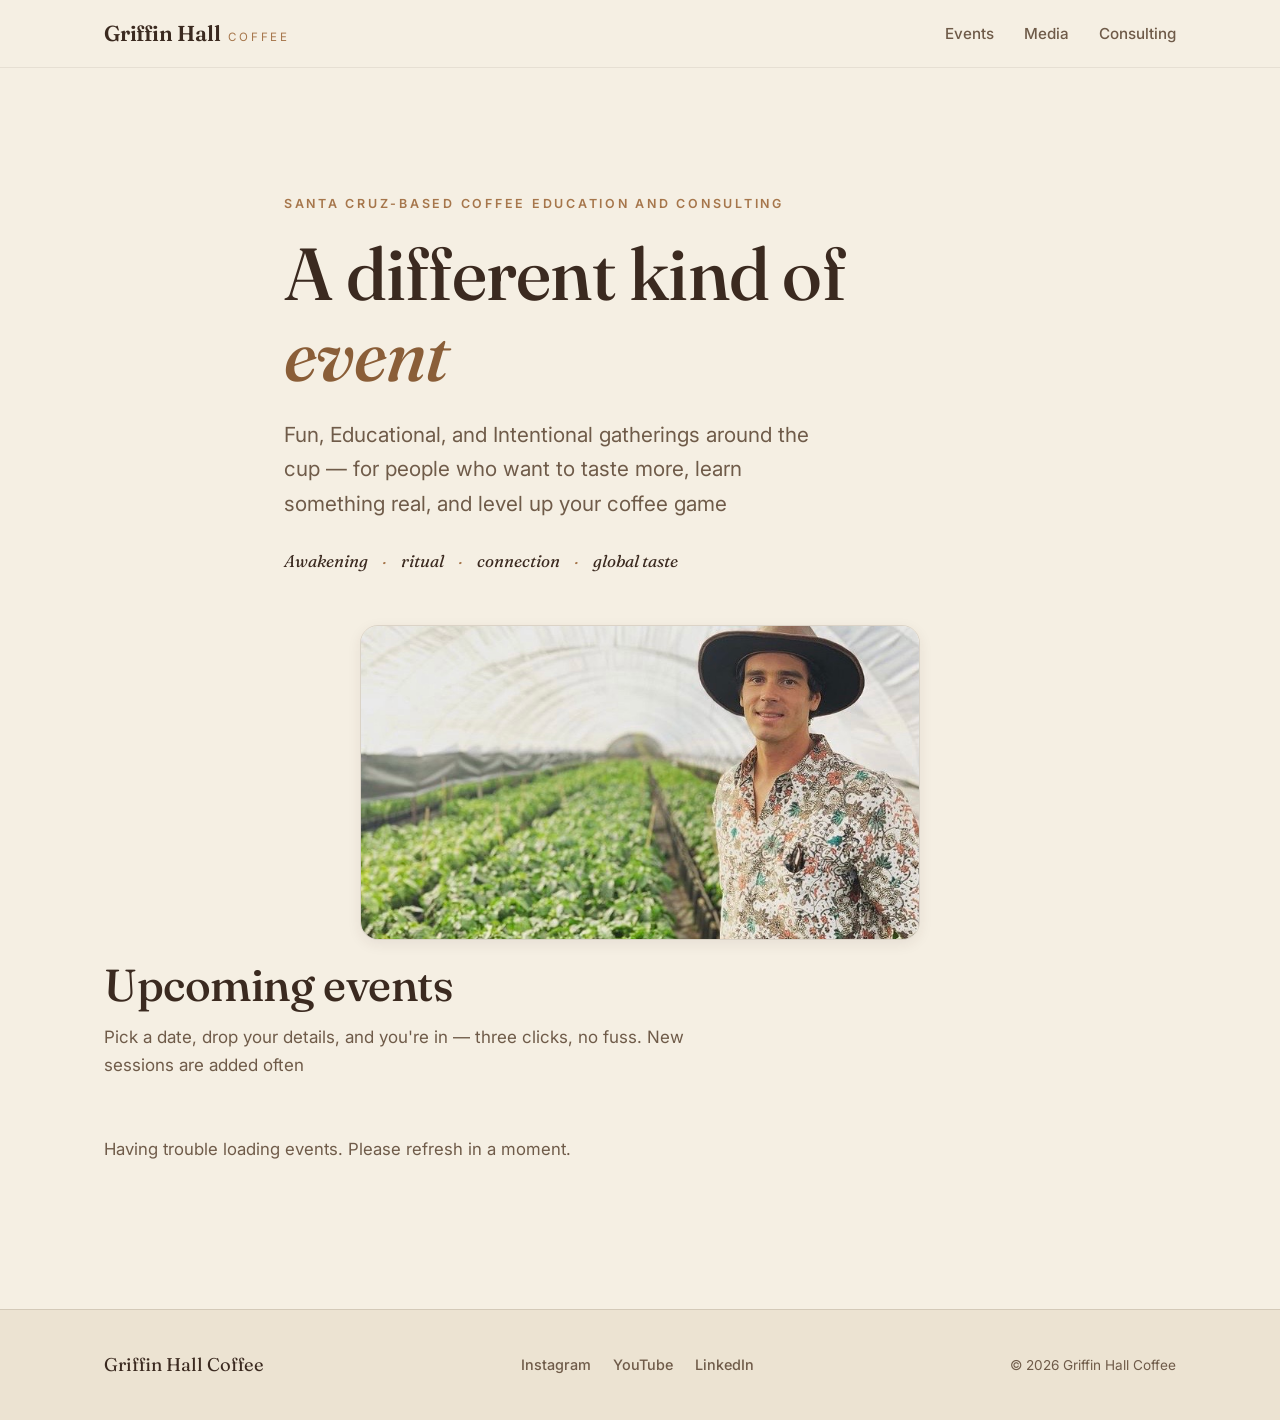
<file: index.html>
<!DOCTYPE html>
<html lang="en">
<head>
  <meta charset="UTF-8" />
  <meta name="viewport" content="width=device-width, initial-scale=1.0" />
  <title>Griffin Hall Coffee — Events</title>
  <meta name="description" content="A different kind of coffee event. Cupping, brewing guidance, and honest industry perspective. RSVP in three clicks." />
  <link rel="preconnect" href="https://fonts.googleapis.com" />
  <link rel="preconnect" href="https://fonts.gstatic.com" crossorigin />
  <link rel="stylesheet" href="assets/css/main.css" />
</head>
<body>
  <header class="site-header">
    <div class="wrap header-inner">
      <a class="brand" href="index.html">
        <span class="brand-mark">Griffin Hall</span>
        <span class="brand-sub">Coffee</span>
      </a>
      <button class="nav-toggle" id="nav-toggle" aria-label="Menu" aria-expanded="false">
        <span></span><span></span><span></span>
      </button>
      <nav class="site-nav" id="site-nav">
        <a href="index.html">Events</a>
        <a href="photos.html">Media</a>
        <a href="consulting.html">Consulting</a>
      </nav>
    </div>
  </header>

  <main>
    <section class="hero">
      <div class="wrap hero-inner">
        <span class="eyebrow">Santa Cruz-Based Coffee Education and Consulting</span>
        <h1>A different kind of <em>event</em></h1>
        <p class="hero-sub">Fun, Educational, and Intentional gatherings around the cup — for people who want to taste more, learn something real, and level up your coffee game</p>
        <div class="hero-words">
          <span>Awakening</span><span>ritual</span><span>connection</span><span>global taste</span>
        </div>
      </div>
    </section>

    <section class="section" id="events">
      <div class="wrap">
        <figure class="nursery-hero">
          <img src="photos/GriffinNursery.JPG" alt="Griffin in a coffee nursery, rows of seedlings behind him" />
        </figure>
        <div class="section-head">
          <h2>Upcoming events</h2>
          <p>Pick a date, drop your details, and you're in — three clicks, no fuss. New sessions are added often</p>
        </div>
        <div class="events-grid" id="events-grid"></div>
        <p class="events-status" id="events-status" hidden></p>
      </div>
    </section>
  </main>

  <footer class="site-footer">
    <div class="wrap footer-inner">
      <div class="footer-brand">Griffin Hall Coffee</div>
      <nav class="footer-social" id="footer-social"></nav>
      <div class="footer-copy">&copy; <span id="year"></span> Griffin Hall Coffee</div>
    </div>
  </footer>

  <script src="assets/js/config.js"></script>
  <script src="assets/js/nav.js"></script>
  <script src="assets/js/events.js"></script>
</body>
</html>
</file>
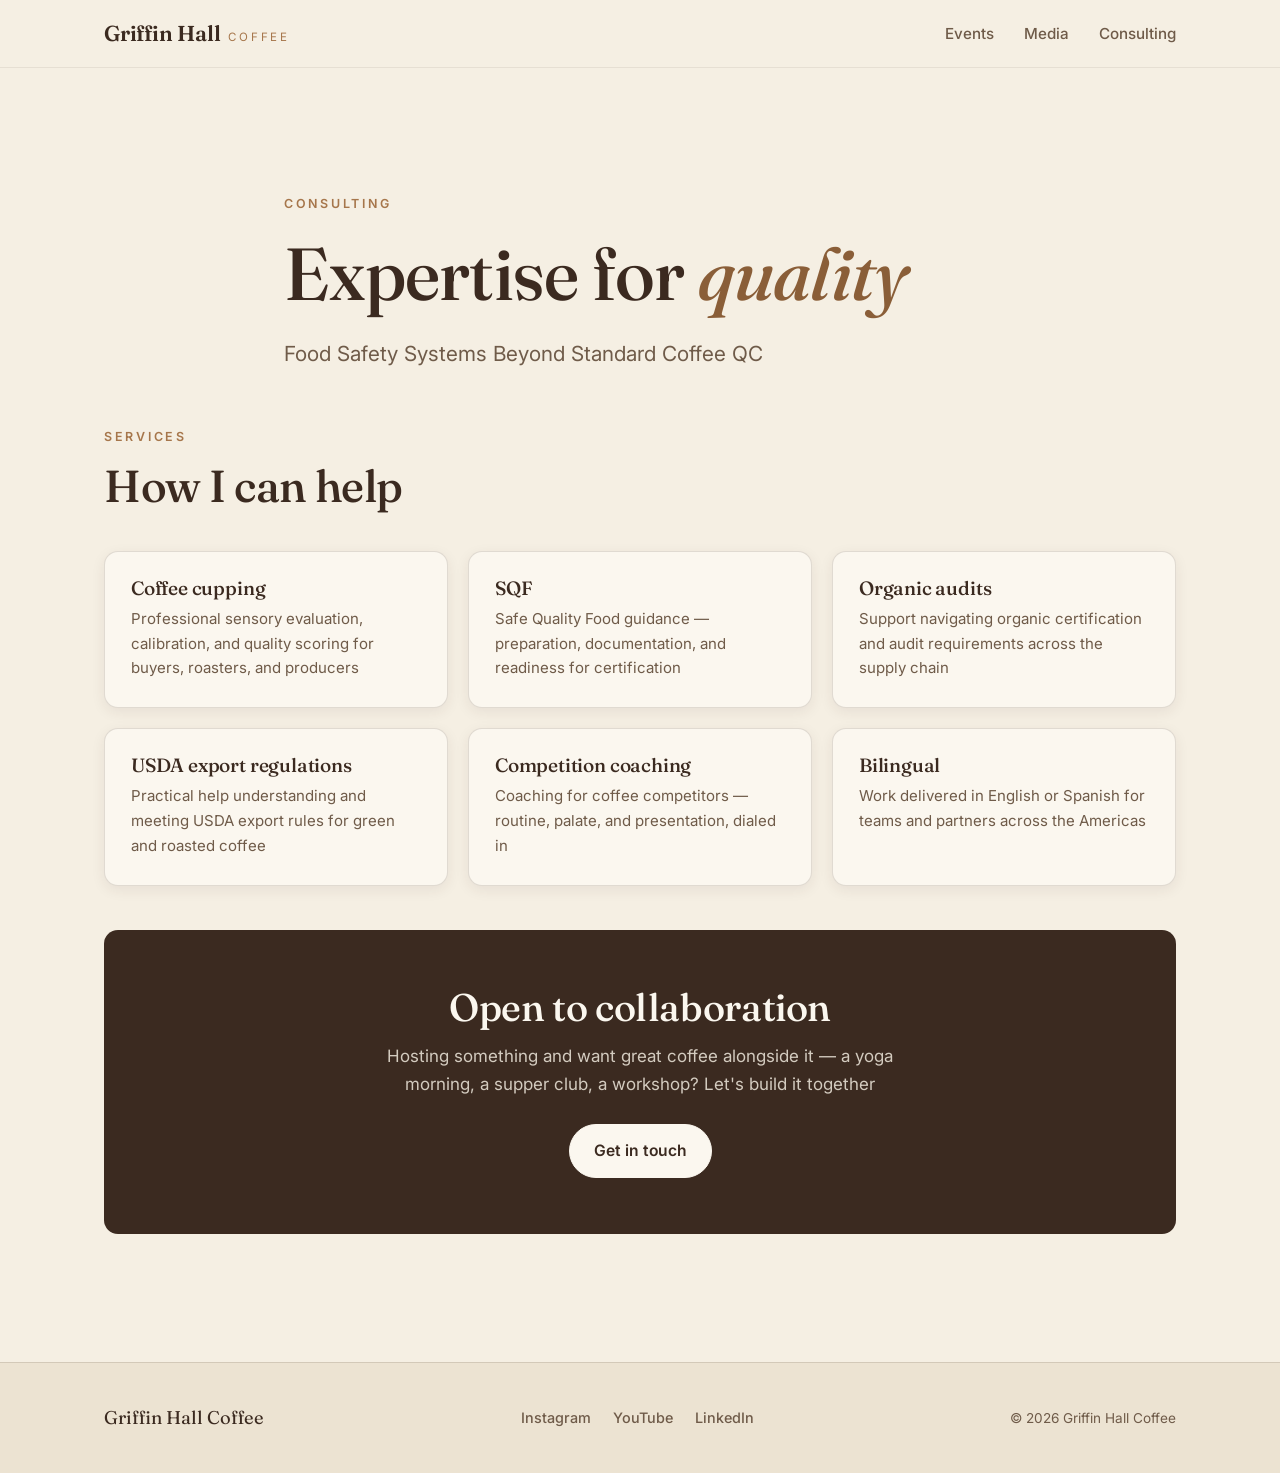
<file: consulting.html>
<!DOCTYPE html>
<html lang="en">
<head>
  <meta charset="UTF-8" />
  <meta name="viewport" content="width=device-width, initial-scale=1.0" />
  <title>Consulting — Griffin Hall Coffee</title>
  <meta name="description" content="Coffee consulting for corporate and trade: cupping, SQF, organic audits, USDA export regulations, and competition coaching." />
  <link rel="preconnect" href="https://fonts.googleapis.com" />
  <link rel="preconnect" href="https://fonts.gstatic.com" crossorigin />
  <link rel="stylesheet" href="assets/css/main.css" />
</head>
<body>
  <header class="site-header">
    <div class="wrap header-inner">
      <a class="brand" href="index.html">
        <span class="brand-mark">Griffin Hall</span>
        <span class="brand-sub">Coffee</span>
      </a>
      <button class="nav-toggle" id="nav-toggle" aria-label="Menu" aria-expanded="false">
        <span></span><span></span><span></span>
      </button>
      <nav class="site-nav" id="site-nav">
        <a href="index.html">Events</a>
        <a href="photos.html">Media</a>
        <a href="consulting.html">Consulting</a>
      </nav>
    </div>
  </header>

  <main>
    <section class="hero">
      <div class="wrap hero-inner">
        <span class="eyebrow">Consulting</span>
        <h1>Expertise for <em>quality</em></h1>
        <p class="hero-sub">Food Safety Systems Beyond Standard Coffee QC</p>
      </div>
    </section>

    <section class="section">
      <div class="wrap">
        <div class="section-head">
          <span class="eyebrow">Services</span>
          <h2>How I can help</h2>
        </div>
        <div class="service-list">
          <div class="service">
            <h3>Coffee cupping</h3>
            <p>Professional sensory evaluation, calibration, and quality scoring for buyers, roasters, and producers</p>
          </div>
          <div class="service">
            <h3>SQF</h3>
            <p>Safe Quality Food guidance — preparation, documentation, and readiness for certification</p>
          </div>
          <div class="service">
            <h3>Organic audits</h3>
            <p>Support navigating organic certification and audit requirements across the supply chain</p>
          </div>
          <div class="service">
            <h3>USDA export regulations</h3>
            <p>Practical help understanding and meeting USDA export rules for green and roasted coffee</p>
          </div>
          <div class="service">
            <h3>Competition coaching</h3>
            <p>Coaching for coffee competitors — routine, palate, and presentation, dialed in</p>
          </div>
          <div class="service">
            <h3>Bilingual</h3>
            <p>Work delivered in English or Spanish for teams and partners across the Americas</p>
          </div>
        </div>

        <div class="cta-band">
          <h2>Open to collaboration</h2>
          <p>Hosting something and want great coffee alongside it — a yoga morning, a supper club, a workshop? Let's build it together</p>
          <a class="btn" id="consult-email" href="mailto:griffinhallconsulting@gmail.com?subject=Coffee%20consulting%20%2F%20collaboration">Get in touch</a>
        </div>
      </div>
    </section>
  </main>

  <footer class="site-footer">
    <div class="wrap footer-inner">
      <div class="footer-brand">Griffin Hall Coffee</div>
      <nav class="footer-social" id="footer-social"></nav>
      <div class="footer-copy">&copy; <span id="year"></span> Griffin Hall Coffee</div>
    </div>
  </footer>

  <script src="assets/js/config.js"></script>
  <script src="assets/js/nav.js"></script>
</body>
</html>
</file>
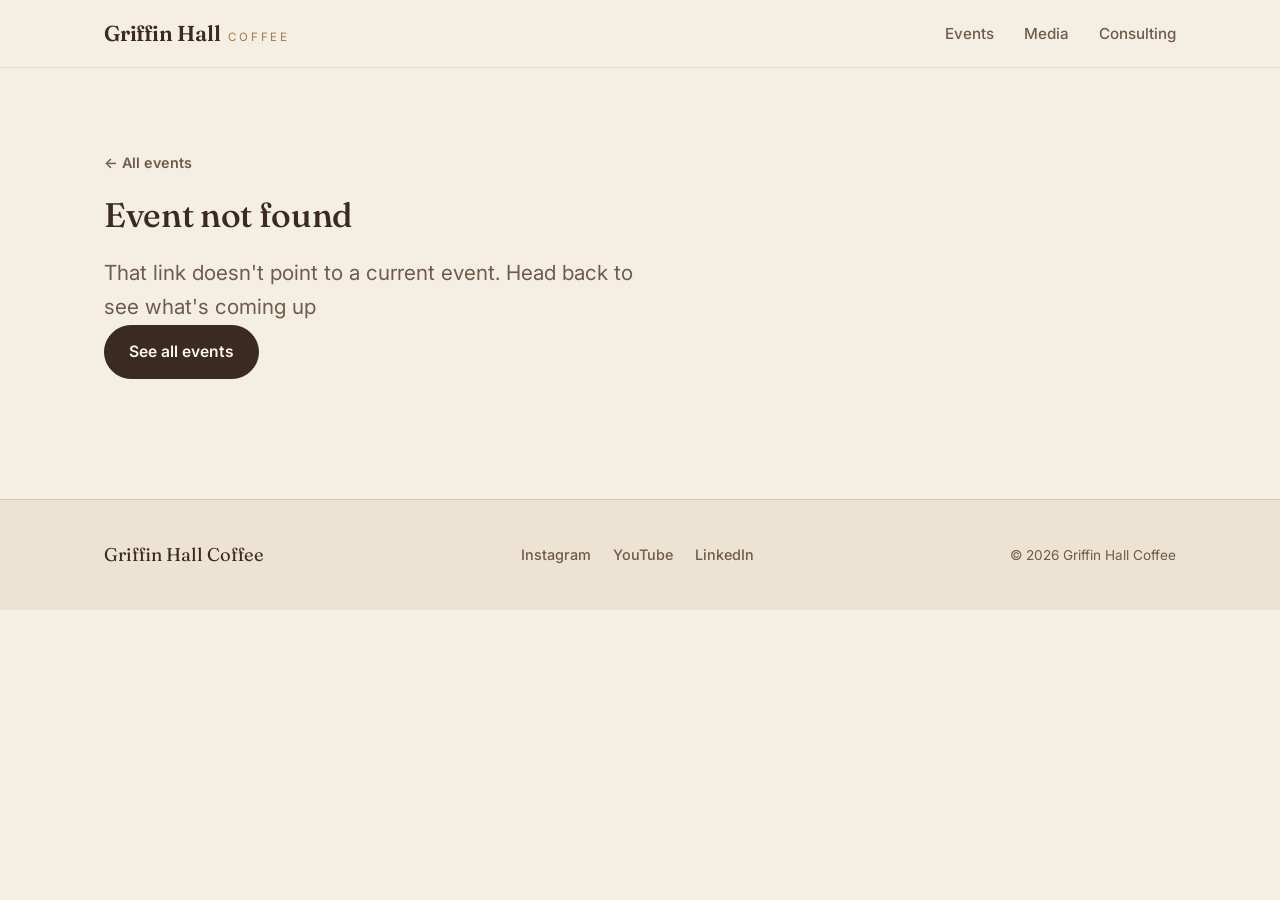
<file: rsvp.html>
<!DOCTYPE html>
<html lang="en">
<head>
  <meta charset="UTF-8" />
  <meta name="viewport" content="width=device-width, initial-scale=1.0" />
  <title>RSVP · Griffin Hall Coffee</title>
  <meta name="description" content="Reserve your spot at a Griffin Hall Coffee event." />
  <link rel="preconnect" href="https://fonts.googleapis.com" />
  <link rel="preconnect" href="https://fonts.gstatic.com" crossorigin />
  <link rel="stylesheet" href="assets/css/main.css" />
</head>
<body>
  <header class="site-header">
    <div class="wrap header-inner">
      <a class="brand" href="index.html">
        <span class="brand-mark">Griffin Hall</span>
        <span class="brand-sub">Coffee</span>
      </a>
      <button class="nav-toggle" id="nav-toggle" aria-label="Menu" aria-expanded="false">
        <span></span><span></span><span></span>
      </button>
      <nav class="site-nav" id="site-nav">
        <a href="index.html">Events</a>
        <a href="photos.html">Media</a>
        <a href="consulting.html">Consulting</a>
      </nav>
    </div>
  </header>

  <main class="rsvp-shell">
    <div class="wrap">
      <a class="rsvp-back" href="index.html">&larr; All events</a>

      <!-- Loading -->
      <p id="rsvp-loading" class="events-status">Loading event…</p>

      <!-- Missing / bad link -->
      <div id="rsvp-missing" hidden>
        <h1>Event not found</h1>
        <p class="hero-sub">That link doesn't point to a current event. Head back to see what's coming up</p>
        <a class="btn" href="index.html">See all events</a>
      </div>

      <!-- Content -->
      <div id="rsvp-content" class="rsvp-grid" hidden>
        <div class="rsvp-detail">
          <span class="event-cat" id="ev-cat" hidden></span>
          <h1 id="ev-name">Event</h1>
          <div class="event-meta" id="ev-meta"></div>
          <p class="event-blurb" id="ev-blurb" hidden></p>

          <div class="spots rsvp-spots" id="ev-spots" hidden>
            <div class="spots-bar"><div class="spots-fill" id="ev-spots-fill"></div></div>
            <div class="spots-label" id="ev-spots-label"></div>
            <p class="spots-hint" id="ev-spots-hint"></p>
          </div>
        </div>

        <div>
          <div class="form-card">
            <form id="rsvp-form" novalidate>
              <h2>Save your spot</h2>
              <p class="form-lead">Just the essentials — we'll email you the details</p>
              <div class="field">
                <label for="f-name">Name</label>
                <input type="text" id="f-name" autocomplete="name" placeholder="Your name" required />
              </div>
              <div class="field">
                <label for="f-email">Email</label>
                <input type="email" id="f-email" autocomplete="email" placeholder="you@email.com" required />
              </div>
              <div class="field">
                <label for="f-location">City</label>
                <input type="text" id="f-location" autocomplete="address-level2" placeholder="e.g. Santa Cruz" required />
              </div>
              <button type="submit" class="btn rsvp-submit" id="rsvp-submit">RSVP &rarr;</button>
              <p class="form-status" id="form-status"></p>
            </form>

            <!-- Optional Venmo prepay -->
            <div class="venmo-prepay" id="venmo-prepay" hidden>
              <a class="btn btn--venmo" id="venmo-btn" href="#" target="_blank" rel="noopener">Pay ahead via Venmo</a>
              <p>Totally optional — you can also pay cash or Venmo on the day</p>
            </div>
          </div>

          <!-- Thank you -->
          <div class="form-card rsvp-thanks" id="rsvp-thanks" hidden>
            <div class="check">&#10003;</div>
            <h2>You're in</h2>
            <p>We've got your spot saved and we'll be in touch with the details. See you there</p>
          </div>
        </div>
      </div>
    </div>
  </main>

  <footer class="site-footer">
    <div class="wrap footer-inner">
      <div class="footer-brand">Griffin Hall Coffee</div>
      <nav class="footer-social" id="footer-social"></nav>
      <div class="footer-copy">&copy; <span id="year"></span> Griffin Hall Coffee</div>
    </div>
  </footer>

  <script src="assets/js/config.js"></script>
  <script src="assets/js/nav.js"></script>
  <script src="assets/js/rsvp.js"></script>
</body>
</html>
</file>
<file: assets/css/main.css>
/* ============================================================
   Griffin Hall Coffee — warm editorial theme
   Beige, espresso, generous whitespace, serif display.
   ============================================================ */

@import url('https://fonts.googleapis.com/css2?family=Fraunces:ital,opsz,wght@0,9..144,400..700;1,9..144,400..600&family=Inter:wght@400;500;600&display=swap');

:root {
  --bg:        #F5EFE3;   /* beige */
  --bg-soft:   #FBF7EF;   /* cards / raised surfaces */
  --bg-deep:   #ECE3D2;   /* alt sections */
  --ink:       #2E241C;   /* primary text (espresso) */
  --brown:     #3B2A20;   /* headings / strong accent */
  --muted:     #6F5B49;   /* secondary text */
  --caramel:   #A6764B;   /* accent / links */
  --caramel-d: #8A5E38;
  --line:      rgba(59, 42, 32, 0.14);
  --line-soft: rgba(59, 42, 32, 0.08);

  --good: #4E7A51;  /* spots: plenty */
  --warn: #C0873A;  /* spots: filling */
  --hot:  #B4482E;  /* spots: almost gone */

  --serif: 'Fraunces', Georgia, 'Times New Roman', serif;
  --sans:  'Inter', system-ui, -apple-system, Segoe UI, Roboto, sans-serif;

  --maxw: 1120px;
  --nav-h: 68px;
  --radius: 14px;
  --shadow: 0 10px 30px rgba(59, 42, 32, 0.10);
  --shadow-sm: 0 4px 14px rgba(59, 42, 32, 0.08);
}

* { box-sizing: border-box; }

html { scroll-behavior: smooth; }

body {
  margin: 0;
  background: var(--bg);
  color: var(--ink);
  font-family: var(--sans);
  font-size: 17px;
  line-height: 1.65;
  -webkit-font-smoothing: antialiased;
  text-rendering: optimizeLegibility;
}

.wrap { max-width: var(--maxw); margin: 0 auto; padding: 0 24px; }

h1, h2, h3 { font-family: var(--serif); color: var(--brown); font-weight: 500; line-height: 1.1; letter-spacing: -0.01em; margin: 0; }

a { color: var(--caramel-d); text-decoration: none; }
a:hover { color: var(--brown); }

.eyebrow {
  font-size: 0.78rem;
  letter-spacing: 0.22em;
  text-transform: uppercase;
  color: var(--caramel);
  font-weight: 600;
}

/* ---------------- Header ---------------- */
.site-header {
  position: sticky; top: 0; z-index: 50;
  height: var(--nav-h);
  background: rgba(245, 239, 227, 0.86);
  backdrop-filter: saturate(140%) blur(10px);
  border-bottom: 1px solid var(--line-soft);
}
.header-inner { height: var(--nav-h); display: flex; align-items: center; justify-content: space-between; }

.brand { display: flex; align-items: baseline; gap: 8px; color: var(--brown); }
.brand-mark { font-family: var(--serif); font-size: 1.35rem; font-weight: 600; letter-spacing: -0.01em; }
.brand-sub { font-size: 0.72rem; letter-spacing: 0.24em; text-transform: uppercase; color: var(--caramel); }

.site-nav { display: flex; gap: 30px; }
.site-nav a {
  font-size: 0.95rem; font-weight: 500; color: var(--muted);
  padding: 6px 0; position: relative;
}
.site-nav a:hover { color: var(--brown); }
.site-nav a::after {
  content: ''; position: absolute; left: 0; right: 100%; bottom: 0; height: 1.5px;
  background: var(--caramel); transition: right 0.25s ease;
}
.site-nav a:hover::after { right: 0; }

.nav-toggle {
  display: none; flex-direction: column; gap: 5px; background: none; border: 0;
  cursor: pointer; padding: 8px;
}
.nav-toggle span { width: 24px; height: 2px; background: var(--brown); transition: transform 0.25s, opacity 0.25s; }
.nav-toggle.open span:nth-child(1) { transform: translateY(7px) rotate(45deg); }
.nav-toggle.open span:nth-child(2) { opacity: 0; }
.nav-toggle.open span:nth-child(3) { transform: translateY(-7px) rotate(-45deg); }

/* ---------------- Hero ---------------- */
.hero { padding: clamp(56px, 11vw, 120px) 0 clamp(16px, 3vw, 30px); }
.hero-inner { max-width: 760px; }
.hero h1 {
  font-size: clamp(2.6rem, 7vw, 4.6rem);
  font-weight: 500;
  margin: 18px 0 0;
}
.hero h1 em { font-style: italic; color: var(--caramel-d); }
.hero-sub {
  font-size: clamp(1.05rem, 2.4vw, 1.3rem);
  color: var(--muted);
  margin: 22px 0 0;
  max-width: 560px;
}
.hero-words {
  margin-top: 26px; display: flex; flex-wrap: wrap; gap: 10px 14px;
  font-family: var(--serif); font-style: italic; color: var(--brown);
}
.hero-words span { display: inline-flex; align-items: center; gap: 14px; }
.hero-words span::after { content: '·'; color: var(--caramel); }
.hero-words span:last-child::after { content: ''; }

/* ---------------- Buttons ---------------- */
.btn {
  display: inline-flex; align-items: center; gap: 8px;
  font-family: var(--sans); font-size: 0.98rem; font-weight: 600;
  padding: 13px 24px; border-radius: 999px; cursor: pointer;
  border: 1px solid var(--brown); background: var(--brown); color: var(--bg-soft);
  transition: transform 0.15s ease, background 0.2s ease, box-shadow 0.2s ease;
}
.btn:hover { transform: translateY(-2px); background: #4a3527; color: var(--bg-soft); box-shadow: var(--shadow-sm); }
.btn--ghost { background: transparent; color: var(--brown); }
.btn--ghost:hover { background: rgba(59, 42, 32, 0.06); color: var(--brown); }
.btn--venmo { border-color: var(--caramel-d); background: transparent; color: var(--caramel-d); }
.btn--venmo:hover { background: rgba(166, 118, 75, 0.10); color: var(--caramel-d); }
.btn[disabled] { opacity: 0.55; cursor: default; transform: none; box-shadow: none; }

/* ---------------- Section headings ---------------- */
.section { padding: clamp(48px, 8vw, 88px) 0; }
/* Tighten the gap directly under the hero title/subtitle on every page */
.hero + .section { padding-top: clamp(8px, 2vw, 20px); }
.section--alt { background: var(--bg-deep); }
.section-head { max-width: 640px; margin-bottom: 40px; }
.section-head h2 { font-size: clamp(1.9rem, 4vw, 2.8rem); margin-top: 12px; }
.section-head p { color: var(--muted); margin: 14px 0 0; }

/* ---------------- Events grid ---------------- */
.events-grid { display: grid; grid-template-columns: repeat(auto-fill, minmax(300px, 1fr)); gap: 24px; }

.event-card {
  display: flex; flex-direction: column; gap: 12px;
  background: var(--bg-soft); border: 1px solid var(--line);
  border-radius: var(--radius); padding: 28px;
  color: var(--ink); box-shadow: var(--shadow-sm);
  transition: transform 0.18s ease, box-shadow 0.2s ease, border-color 0.2s ease;
  min-height: 240px;
}
.event-card:hover { transform: translateY(-4px); box-shadow: var(--shadow); border-color: var(--caramel); color: var(--ink); }
.event-cat {
  align-self: flex-start; font-size: 0.72rem; letter-spacing: 0.16em; text-transform: uppercase;
  font-weight: 600; color: var(--caramel-d);
  background: rgba(166, 118, 75, 0.12); padding: 5px 12px; border-radius: 999px;
}
.event-name { font-size: 1.5rem; }
.event-meta { font-size: 0.92rem; color: var(--muted); font-weight: 500; }
.event-blurb { font-size: 0.96rem; color: var(--muted); margin: 0; flex: 1; }
.event-cta { font-weight: 600; color: var(--brown); margin-top: 4px; }
.event-card:hover .event-cta { color: var(--caramel-d); }

/* Loading skeleton */
.event-card.skeleton {
  background: linear-gradient(100deg, var(--bg-soft) 30%, var(--bg-deep) 50%, var(--bg-soft) 70%);
  background-size: 200% 100%; animation: shimmer 1.3s infinite; border-color: var(--line-soft);
}
@keyframes shimmer { 0% { background-position: 200% 0; } 100% { background-position: -200% 0; } }

.events-status { color: var(--muted); font-size: 1.05rem; }

/* ---------------- Spots bar ---------------- */
.spots { display: flex; flex-direction: column; gap: 8px; }
.spots-bar { height: 8px; border-radius: 999px; background: rgba(59, 42, 32, 0.10); overflow: hidden; }
.spots-fill { height: 100%; border-radius: 999px; background: var(--good); transition: width 0.5s ease; }
.spots-label { font-size: 0.85rem; font-weight: 600; color: var(--muted); }
.spots--low  .spots-fill { background: var(--good); }
.spots--mid  .spots-fill { background: var(--warn); }
.spots--high .spots-fill { background: var(--hot); }
.spots--full .spots-fill { background: var(--hot); width: 100% !important; }
.spots--high .spots-label, .spots--full .spots-label { color: var(--hot); }

/* ---------------- RSVP page ---------------- */
.rsvp-shell { padding: clamp(40px, 7vw, 80px) 0; }
.rsvp-grid { display: grid; grid-template-columns: 1fr 1fr; gap: clamp(32px, 6vw, 72px); align-items: start; }
.rsvp-back { font-size: 0.9rem; font-weight: 600; color: var(--muted); display: inline-block; margin-bottom: 22px; }

.rsvp-detail .event-cat { margin-bottom: 16px; }
.rsvp-detail h1 { font-size: clamp(2.1rem, 5vw, 3.2rem); }
.rsvp-detail .event-meta { font-size: 1.05rem; margin-top: 14px; }
.rsvp-detail .event-blurb { font-size: 1.05rem; margin-top: 20px; max-width: 46ch; }

.rsvp-spots { margin-top: 30px; max-width: 380px; }
.rsvp-spots .spots-bar { height: 12px; }
.rsvp-spots .spots-label { font-size: 0.98rem; }
.spots-hint { font-size: 0.92rem; color: var(--muted); margin: 10px 0 0; font-style: italic; }

/* Form card */
.form-card {
  background: var(--bg-soft); border: 1px solid var(--line);
  border-radius: var(--radius); padding: clamp(26px, 4vw, 40px); box-shadow: var(--shadow-sm);
}
.form-card h2 { font-size: 1.6rem; margin-bottom: 6px; }
.form-lead { color: var(--muted); margin: 0 0 22px; font-size: 0.98rem; }
.field { margin-bottom: 18px; }
.field label { display: block; font-size: 0.85rem; font-weight: 600; color: var(--brown); margin-bottom: 7px; }
.field input {
  width: 100%; font-family: var(--sans); font-size: 1rem; color: var(--ink);
  background: var(--bg); border: 1px solid var(--line); border-radius: 10px; padding: 13px 15px;
  transition: border-color 0.2s, box-shadow 0.2s;
}
.field input:focus { outline: none; border-color: var(--caramel); box-shadow: 0 0 0 3px rgba(166, 118, 75, 0.18); }
.field input::placeholder { color: #b0a390; }

.rsvp-submit { width: 100%; justify-content: center; margin-top: 6px; }
.form-status { min-height: 1.2em; font-size: 0.92rem; font-weight: 500; margin: 12px 0 0; }
.form-status.error { color: var(--hot); }

.venmo-prepay { margin-top: 20px; padding-top: 20px; border-top: 1px dashed var(--line); text-align: center; }
.venmo-prepay p { font-size: 0.9rem; color: var(--muted); margin: 12px 0 0; }

.rsvp-thanks { text-align: center; padding: 10px 0; }
.rsvp-thanks .check {
  width: 54px; height: 54px; border-radius: 50%; margin: 0 auto 18px;
  background: rgba(78, 122, 81, 0.16); color: var(--good);
  display: grid; place-items: center; font-size: 1.6rem;
}
.rsvp-thanks h2 { font-size: 1.7rem; }
.rsvp-thanks p { color: var(--muted); margin: 12px 0 0; }

/* ---------------- Photos page ---------------- */
.media-grid { display: grid; grid-template-columns: repeat(auto-fill, minmax(240px, 1fr)); gap: 18px; align-items: start; }
.media-tile {
  margin: 0; aspect-ratio: 4 / 3; border-radius: 18px; border: 1px solid var(--line);
  background: linear-gradient(135deg, var(--bg-deep), var(--bg-soft));
  color: var(--caramel); overflow: hidden; position: relative;
  cursor: pointer; isolation: isolate; box-shadow: var(--shadow-sm);
  transition: transform .4s cubic-bezier(.2,.7,.2,1), box-shadow .4s ease;
}
.media-tile.wide { grid-column: span 2; aspect-ratio: 16 / 9; }

/* Image fills the tile */
.media-tile img {
  position: absolute; inset: 0; width: 100%; height: 100%;
  object-fit: cover; object-position: center; display: block;
  filter: saturate(.94);
  transition: transform .8s cubic-bezier(.2,.7,.2,1), filter .5s ease;
}
.media-tile:hover { transform: translateY(-6px) scale(1.08); box-shadow: var(--shadow); z-index: 5; }
.media-tile:hover img { transform: scale(1.5); filter: saturate(1.06); }

/* Ornate inner frame — draws inward on hover */
.media-tile::before {
  content: ''; position: absolute; z-index: 2; pointer-events: none;
  inset: 13px; border-radius: 12px;
  border: 1.5px solid rgba(245, 239, 227, 0);
  transition: inset .45s ease, border-color .45s ease;
}
.media-tile:hover::before { inset: 10px; border-color: rgba(245, 239, 227, .82); }

/* Playful shine sweep */
.media-tile::after {
  content: ''; position: absolute; inset: 0; z-index: 2; pointer-events: none;
  background: linear-gradient(115deg, transparent 34%, rgba(255,255,255,.30) 48%, transparent 62%);
  transform: translateX(-130%); transition: transform .9s ease;
}
.media-tile:hover::after { transform: translateX(130%); }

/* Serif caption that lifts in on hover */
.media-tile .mcap {
  position: absolute; left: 0; right: 0; bottom: 0; z-index: 3; pointer-events: none;
  margin: 0; padding: 30px 18px 15px; color: #fff;
  font-family: var(--serif); font-style: italic; font-size: 1.02rem; line-height: 1.2;
  background: linear-gradient(to top, rgba(30,22,16,.74), rgba(30,22,16,0));
  transform: translateY(10px); opacity: 0;
  transition: transform .4s ease, opacity .4s ease;
}
.media-tile:hover .mcap { transform: none; opacity: 1; }
.media-tile.wide .mcap { font-size: clamp(1.05rem, 2.4vw, 1.4rem); padding: 40px 24px 20px; }
.mcap .orn {
  display: inline-block; margin-right: 8px; color: var(--caramel);
  transform: rotate(-25deg) scale(.7); transition: transform .5s ease;
}
.media-tile:hover .mcap .orn { transform: rotate(0) scale(1); }

/* Portrait tiles — taller than the landscape ones, top edge stays put */
.media-tile.portrait { aspect-ratio: 3 / 4; }

/* Per-photo focal points */
.m-nursery img { object-position: center top; }   /* face at the top — don't crop it */
.m-prf img  { object-position: center top; }
.m-pour img { object-position: center top; }
.m-farm img { object-position: center 40%; }
.m-comp img { object-position: center 52%; }       /* hides baked-in letterbox bars */

/* Video tile — fills the frame like a photo, but stays interactive */
.media-video { cursor: default; background: #000; }
.media-video video {
  position: absolute; inset: 0; width: 100%; height: 100%;
  object-fit: cover; display: block; z-index: 1; background: #000;
}
.media-video:hover { transform: none; box-shadow: var(--shadow-sm); z-index: auto; }

/* TBD video placeholder tile */
.media-tbd { background: linear-gradient(135deg, var(--bg-deep), var(--espresso)); cursor: default; }
.media-tbd .tbd-inner {
  position: absolute; inset: 0; z-index: 1; display: flex; flex-direction: column;
  align-items: center; justify-content: center; gap: 14px; text-align: center; padding: 20px;
}
.media-tbd .tbd-play {
  display: flex; align-items: center; justify-content: center;
  width: 62px; height: 62px; border-radius: 50%;
  border: 1.5px solid rgba(245, 239, 227, .55); color: rgba(245, 239, 227, .9);
  font-size: 1.3rem; padding-left: 5px;
}
.media-tbd .tbd-label {
  font-family: var(--serif); font-style: italic; color: rgba(245, 239, 227, .82);
  font-size: clamp(1.05rem, 2.4vw, 1.4rem);
}
.media-tbd .tbd-sub { color: var(--caramel); font-size: .82rem; letter-spacing: .12em; text-transform: uppercase; }

/* Nursery banner on the home page */
.nursery-hero {
  margin: 0 auto 20px; max-width: 560px; position: relative; overflow: hidden;
  aspect-ratio: 16 / 9; border-radius: 18px; border: 1px solid var(--line);
  box-shadow: var(--shadow-sm);
}
.nursery-hero img {
  position: absolute; inset: 0; width: 100%; height: 100%;
  object-fit: cover; object-position: center 32%; display: block; filter: saturate(.96);
}

.quote-grid { display: grid; grid-template-columns: repeat(auto-fill, minmax(280px, 1fr)); gap: 22px; }
.quote-card {
  background: var(--bg-soft); border: 1px solid var(--line); border-radius: var(--radius);
  padding: 30px; box-shadow: var(--shadow-sm);
}
.quote-card p { font-family: var(--serif); font-style: italic; font-size: 1.15rem; color: var(--brown); margin: 0; }
.quote-card .who { display: block; margin-top: 16px; font-family: var(--sans); font-style: normal; font-size: 0.85rem; font-weight: 600; color: var(--muted); letter-spacing: 0.04em; }
.coming-soon { font-size: 0.75rem; letter-spacing: 0.14em; text-transform: uppercase; color: var(--caramel); font-weight: 600; }

/* ---------------- Consulting page ---------------- */
.service-list { display: grid; grid-template-columns: repeat(auto-fill, minmax(260px, 1fr)); gap: 20px; }
.service {
  background: var(--bg-soft); border: 1px solid var(--line); border-radius: var(--radius);
  padding: 26px; box-shadow: var(--shadow-sm);
}
.service h3 { font-size: 1.2rem; margin-bottom: 8px; }
.service p { margin: 0; color: var(--muted); font-size: 0.94rem; }

.cta-band {
  background: var(--brown); color: var(--bg); border-radius: var(--radius);
  padding: clamp(32px, 5vw, 56px); text-align: center; margin-top: 44px;
}
.cta-band h2 { color: var(--bg-soft); font-size: clamp(1.7rem, 4vw, 2.4rem); }
.cta-band p { color: rgba(245, 239, 227, 0.82); max-width: 520px; margin: 14px auto 26px; }
.cta-band .btn { background: var(--bg-soft); color: var(--brown); border-color: var(--bg-soft); }
.cta-band .btn:hover { background: #fff; color: var(--brown); }

/* ---------------- Footer ---------------- */
.site-footer { border-top: 1px solid var(--line); background: var(--bg-deep); padding: 40px 0; margin-top: 40px; }
.footer-inner { display: flex; flex-wrap: wrap; gap: 18px; align-items: center; justify-content: space-between; }
.footer-brand { font-family: var(--serif); font-size: 1.15rem; color: var(--brown); }
.footer-social { display: flex; gap: 22px; }
.footer-social a { font-size: 0.9rem; font-weight: 500; color: var(--muted); }
.footer-social a:hover { color: var(--brown); }
.footer-copy { font-size: 0.85rem; color: var(--muted); }

[hidden] { display: none !important; }

/* ---------------- Responsive ---------------- */
@media (max-width: 760px) {
  .nav-toggle { display: flex; }
  .site-nav {
    position: absolute; top: var(--nav-h); left: 0; right: 0;
    flex-direction: column; gap: 0; background: var(--bg-soft);
    border-bottom: 1px solid var(--line); padding: 8px 24px 16px;
    transform: translateY(-8px); opacity: 0; pointer-events: none; transition: opacity 0.2s, transform 0.2s;
  }
  .site-nav.open { opacity: 1; transform: none; pointer-events: auto; }
  .site-nav a { padding: 12px 0; border-bottom: 1px solid var(--line-soft); }
  .site-nav a::after { display: none; }
  .rsvp-grid { grid-template-columns: 1fr; }
  .media-tile.wide { grid-column: span 1; }
}
</file>
